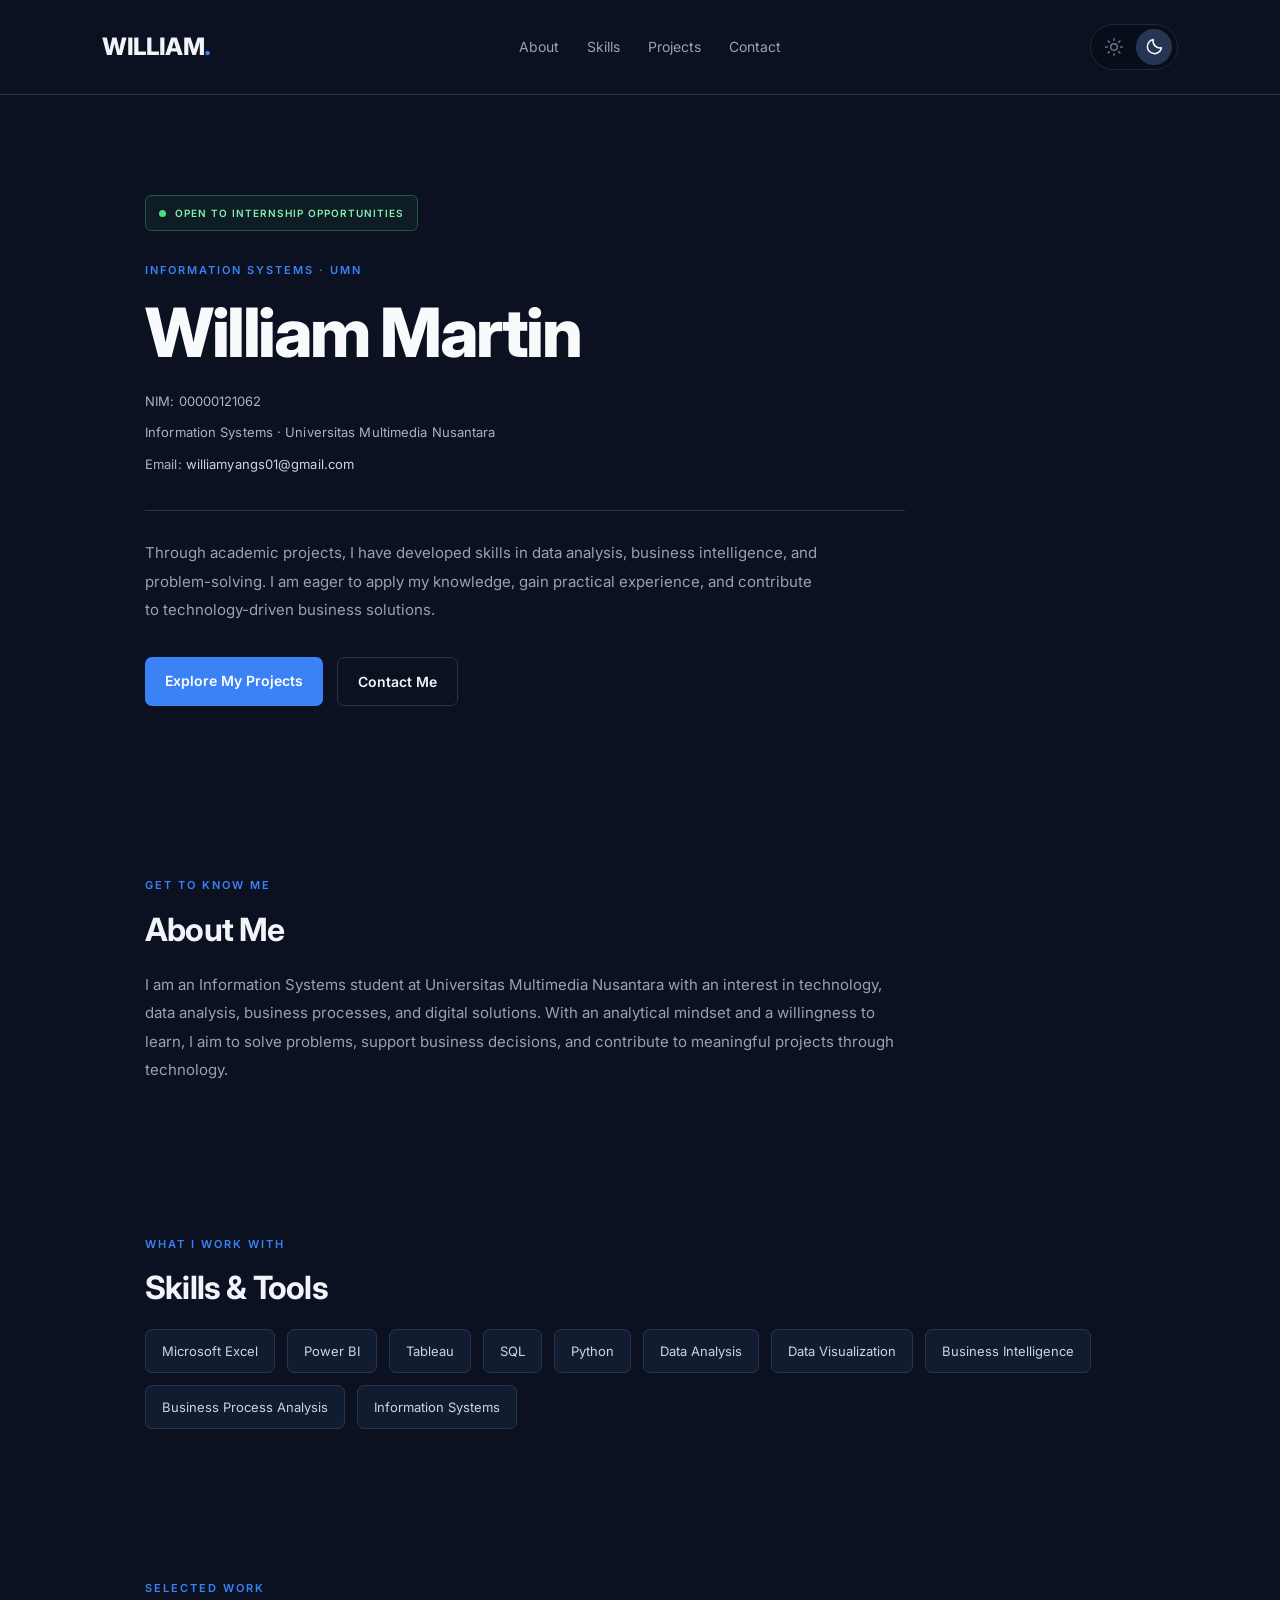
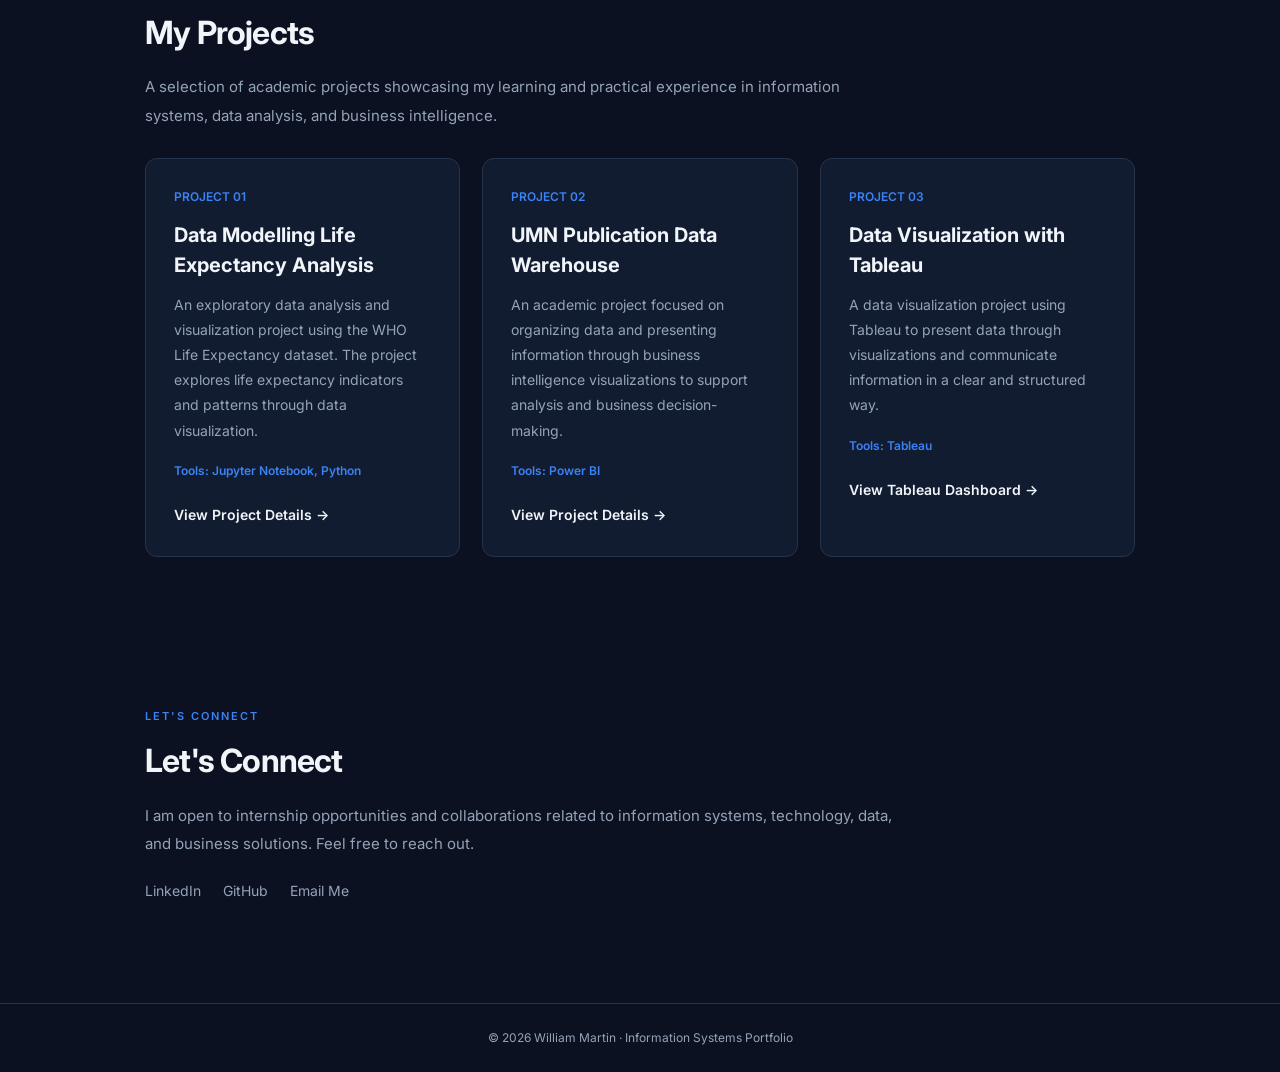
<file: index.html>
<!DOCTYPE html>
<html lang="en">
<head>
    <meta charset="UTF-8">
    <meta name="viewport" content="width=device-width, initial-scale=1.0">

    <meta name="description" content="William Martin's Information Systems Portfolio, featuring academic projects, technical skills, and business solutions.">

    <meta name="author" content="William Martin">

    <title>William Martin | Information Systems Portfolio</title>

    <link rel="stylesheet" href="style.css">
</head>

<body>

    <!-- Navigation -->
    <header class="navbar">
        <a href="#" class="logo">WILLIAM<span>.</span></a>

        <nav>
            <a href="#about">About</a>
            <a href="#skills">Skills</a>
            <a href="#projects">Projects</a>
            <a href="#contact">Contact</a>
        </nav>
        

<button class="theme-toggle" id="themeToggle" type="button" aria-label="Toggle color theme">

    <span class="theme-option theme-sun">
        <svg viewBox="0 0 24 24" aria-hidden="true">
            <circle cx="12" cy="12" r="4"/>
            <path d="M12 2v2m0 16v2M4.93 4.93l1.42 1.42m11.3 11.3 1.42 1.42M2 12h2m16 0h2M4.93 19.07l1.42-1.42m11.3-11.3 1.42-1.42"/>
        </svg>
    </span>

    <span class="theme-option theme-moon">
        <svg viewBox="0 0 24 24" aria-hidden="true">
            <path d="M20.9 13A8.5 8.5 0 0 1 11 3.1 8.5 8.5 0 1 0 20.9 13Z"/>
        </svg>
    </span>

</button>


    </header>


    <main>

       <!-- Hero Section -->
<section class="hero">



            <p class="availability">
                <span class="status-dot"></span>
                OPEN TO INTERNSHIP OPPORTUNITIES
            </p>

            <p class="eyebrow">
                INFORMATION SYSTEMS · UMN
            </p>

            <h1>William Martin</h1>

            <div class="profile-details">

                <p>NIM: 00000121062</p>

                <p>
                    Information Systems · Universitas Multimedia Nusantara
                </p>

                <p>
                    Email:
                    <a href="mailto:williamyangs01@gmail.com">
                        williamyangs01@gmail.com
                    </a>
                </p>

            </div>

            <div class="hero-intro">



                <p class="hero-description">
                    Through academic projects, I have developed skills in
                    data analysis, business intelligence, and problem-solving.
                    I am eager to apply my knowledge, gain practical experience,
                    and contribute to technology-driven business solutions.
                </p>

            </div>

            <div class="hero-buttons">

                <a href="#projects" class="button primary">
                    Explore My Projects
                </a>

                <a href="#contact" class="button secondary">
                    Contact Me
                </a>

            </div>
            



        </section>


        <!-- About Section -->
        <section id="about" class="section">

            <p class="eyebrow">GET TO KNOW ME</p>

            <h2>About Me</h2>

            <p>
                I am an Information Systems student at Universitas Multimedia
                Nusantara with an interest in technology, data analysis,
                business processes, and digital solutions. With an analytical
                mindset and a willingness to learn, I aim to solve problems,
                support business decisions, and contribute to meaningful
                projects through technology.
            </p>

        </section>


        <!-- Skills Section -->
        <section id="skills" class="section">

            <p class="eyebrow">WHAT I WORK WITH</p>

            <h2>Skills & Tools</h2>

            <div class="skills-list">
                <span>Microsoft Excel</span>
                <span>Power BI</span>
                <span>Tableau</span>
                <span>SQL</span>
                <span>Python</span>
                <span>Data Analysis</span>
                <span>Data Visualization</span>
                <span>Business Intelligence</span>
                <span>Business Process Analysis</span>
                <span>Information Systems</span>
            </div>

        </section>


       
<!-- Projects Section -->
<section id="projects" class="section">

    <p class="eyebrow">SELECTED WORK</p>

    <h2>My Projects</h2>

    <p class="section-description">
        A selection of academic projects showcasing my learning
        and practical experience in information systems,
        data analysis, and business intelligence.
    </p>

    <div class="project-grid">

        <!-- Project 1 -->
        <article class="project-card">

            <p class="project-number">PROJECT 01</p>

            <h3>Data Modelling Life Expectancy Analysis</h3>

            <p>
                An exploratory data analysis and visualization
                project using the WHO Life Expectancy dataset.
                The project explores life expectancy indicators
                and patterns through data visualization.
            </p>

            <p class="project-tools">
                Tools: Jupyter Notebook, Python
            </p>

            <a href="project-01.html" class="project-link">
                View Project Details →
            </a>

        </article>

        <!-- Project 2 -->
        <article class="project-card">

            <p class="project-number">PROJECT 02</p>

            <h3>UMN Publication Data Warehouse</h3>

            <p>
                An academic project focused on organizing data
                and presenting information through business
                intelligence visualizations to support analysis
                and business decision-making.
            </p>

            <p class="project-tools">
                Tools: Power BI
            </p>

            <a href="project-02.html" class="project-link">
                View Project Details →
            </a>

        </article>

        <!-- Project 3 -->
        <article class="project-card">

            <p class="project-number">PROJECT 03</p>

            <h3>Data Visualization with Tableau</h3>

            <p>
                A data visualization project using Tableau
                to present data through visualizations and
                communicate information in a clear and
                structured way.
            </p>

            <p class="project-tools">
                Tools: Tableau 
            </p>

            <a
                href="https://public.tableau.com/views/DataVisualization_17930969543930/Story1?:language=en-US&publish=yes&:sid=&:redirect=auth&:display_count=n&:origin=viz_share_link"
                target="_blank"
                rel="noopener noreferrer"
                class="project-link"

                
            >
                View Tableau Dashboard →
            </a>

        </article>

    </div>

</section>
        


        <!-- Contact Section -->
        <section id="contact" class="section contact-section">

            <p class="eyebrow">LET'S CONNECT</p>

            <h2>Let's Connect</h2>

            <p>
                I am open to internship opportunities and collaborations
                related to information systems, technology, data,
                and business solutions. Feel free to reach out.
            </p>

            <div class="contact-links">

                <a
                    href="https://www.linkedin.com/in/william-martin-ba0709324/"
                    target="_blank"
                    rel="noopener noreferrer"
                >
                    LinkedIn
                </a>

                <a href="https://github.com/williamyangs01-mart" target="_blank" rel="noopener noreferrer">
    GitHub
</a>    

               <a href="https://mail.google.com/mail/?view=cm&fs=1&to=williamyangs01@gmail.com"
   target="_blank"
   rel="noopener noreferrer">
    Email Me
</a>
            </div>

        </section>

    </main>


    <!-- Footer -->
    <footer>
        <p>
            © 2026 William Martin · Information Systems Portfolio
        </p>
    </footer>


    <!-- JavaScript -->
  <script src="script.js"></script>

</body>
</html>
</file>
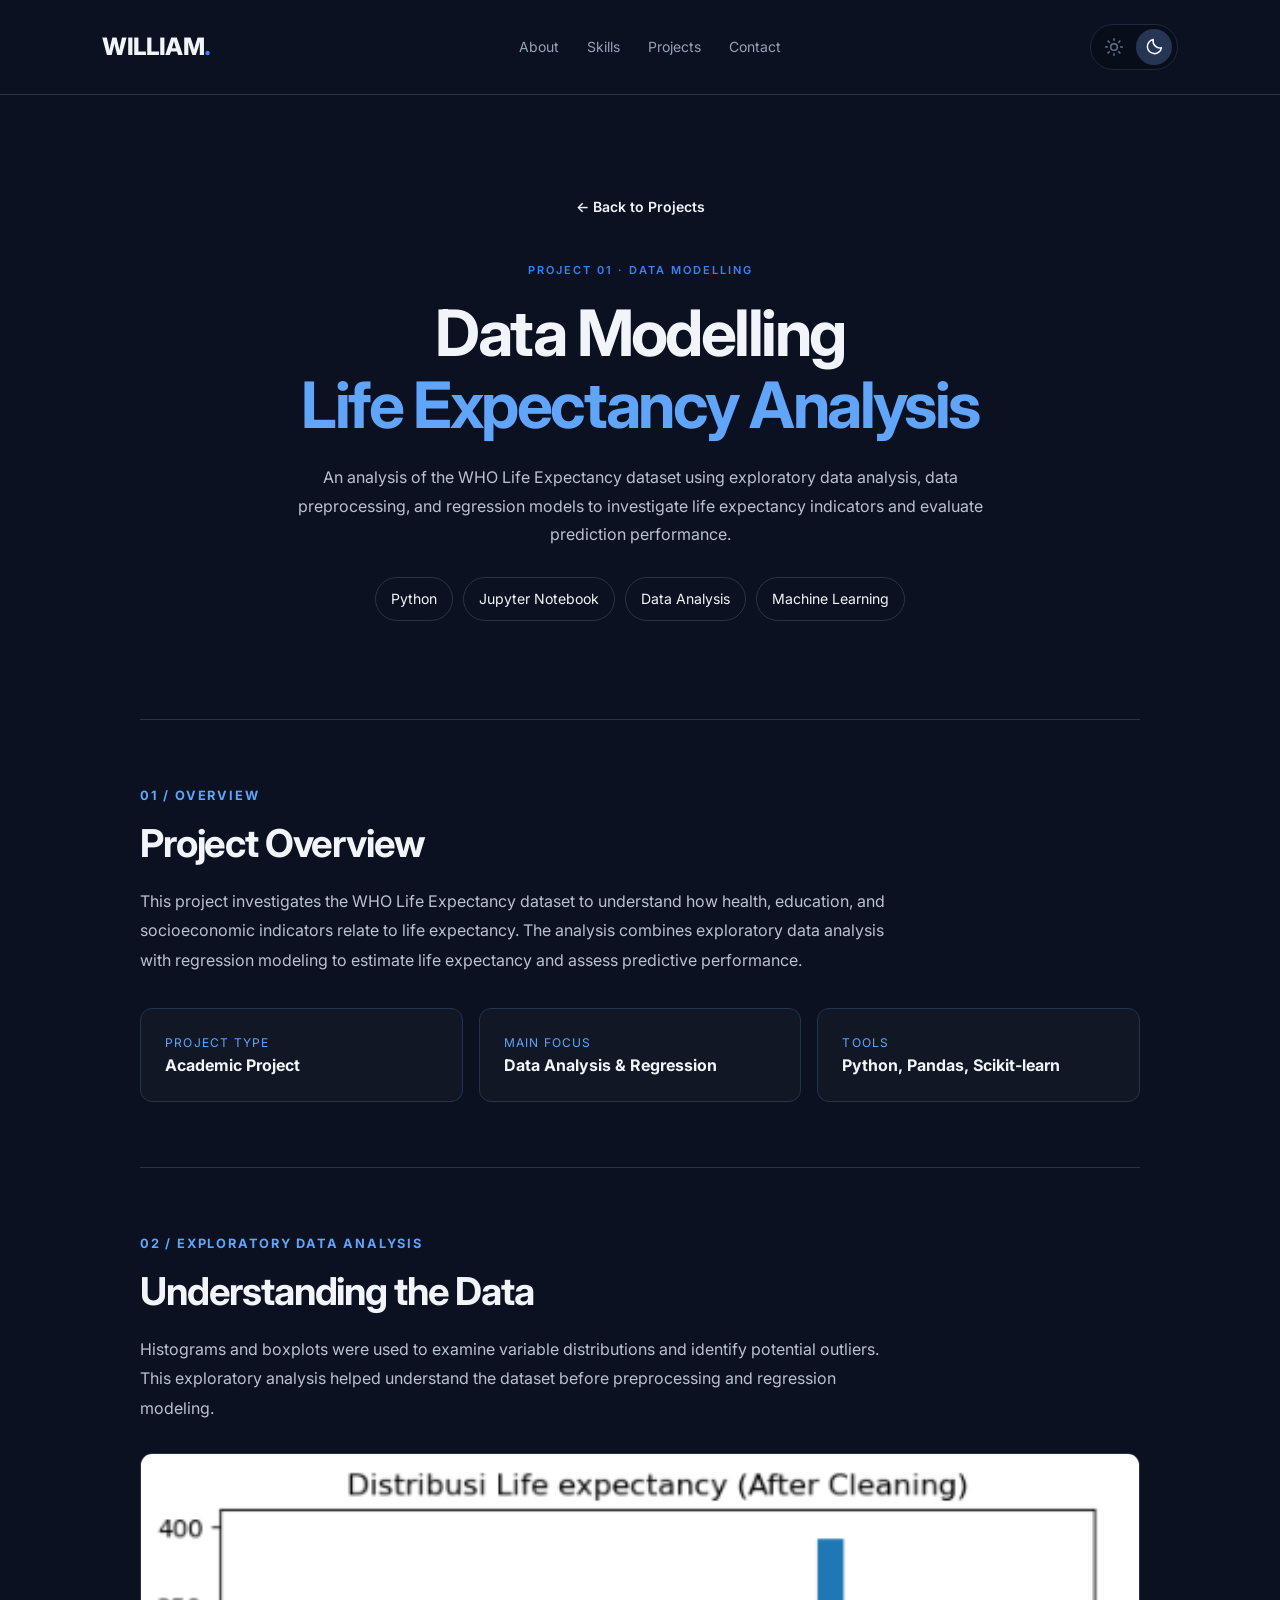
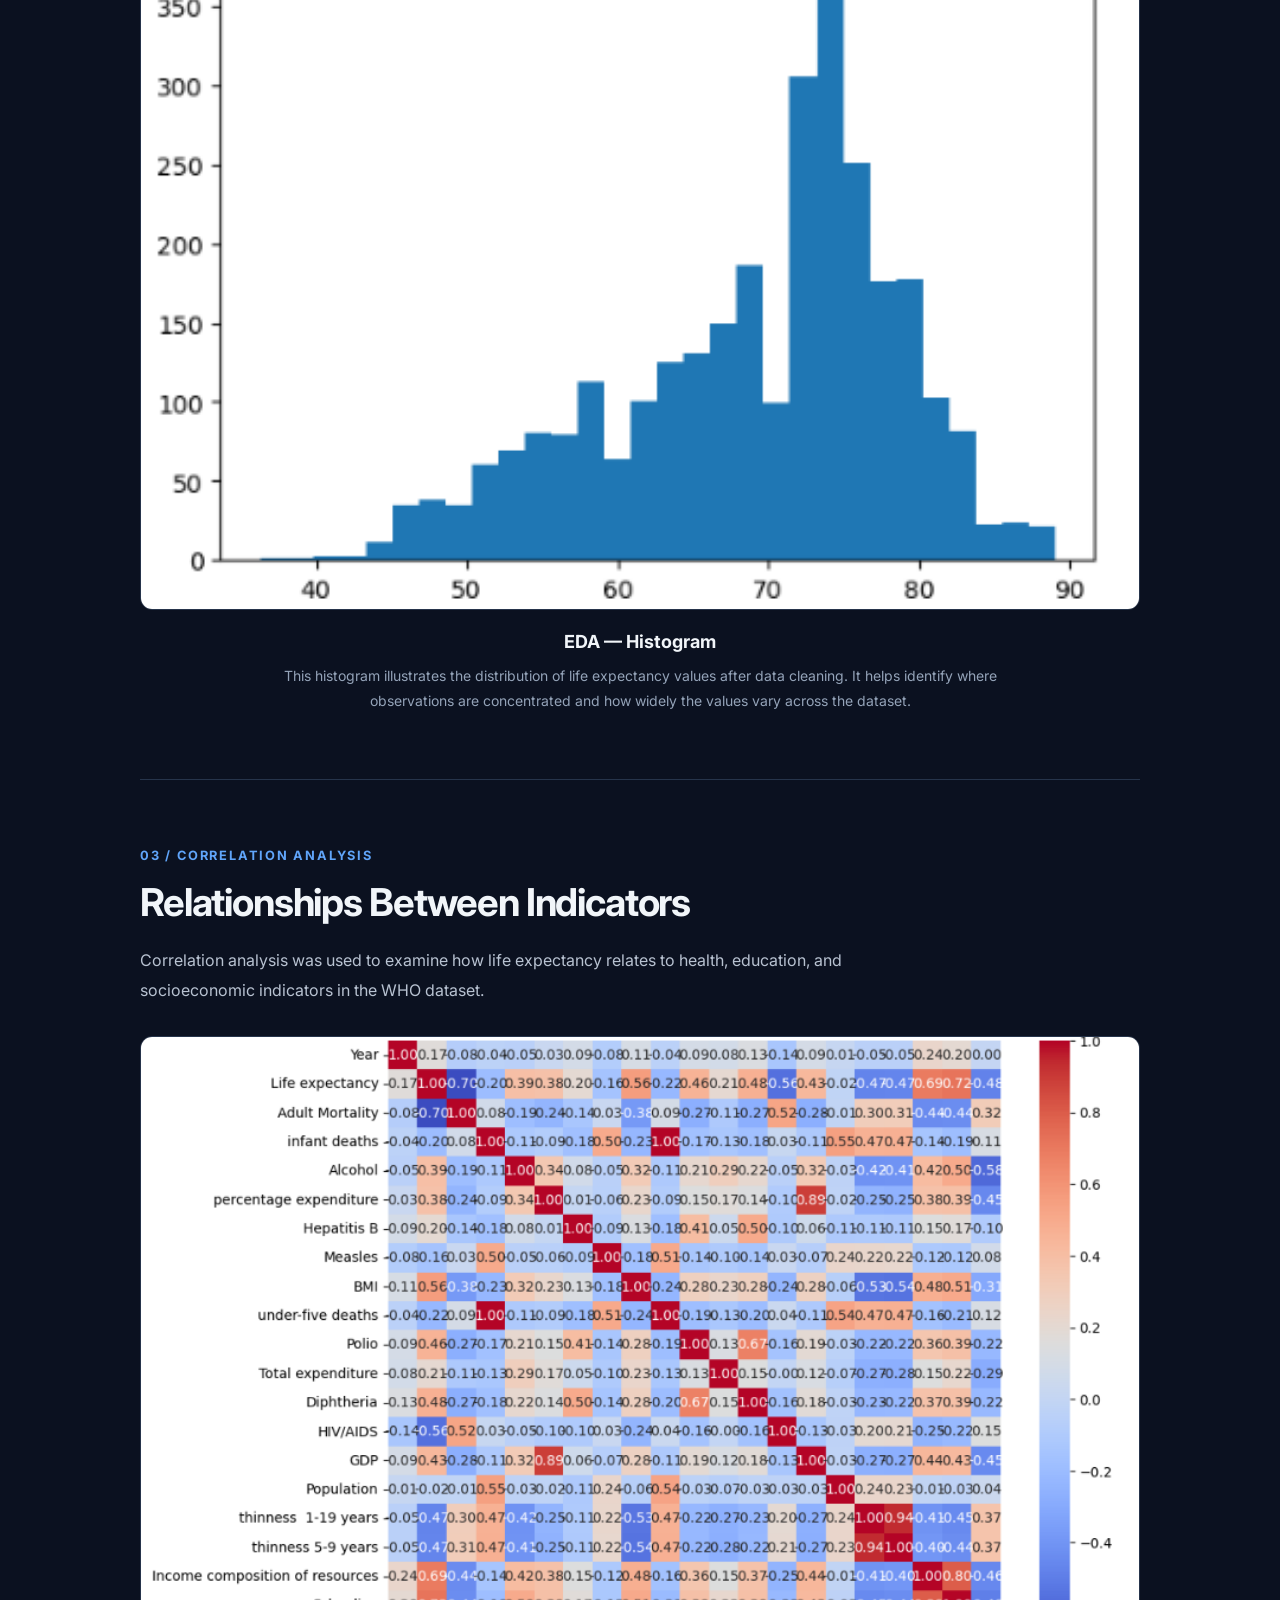
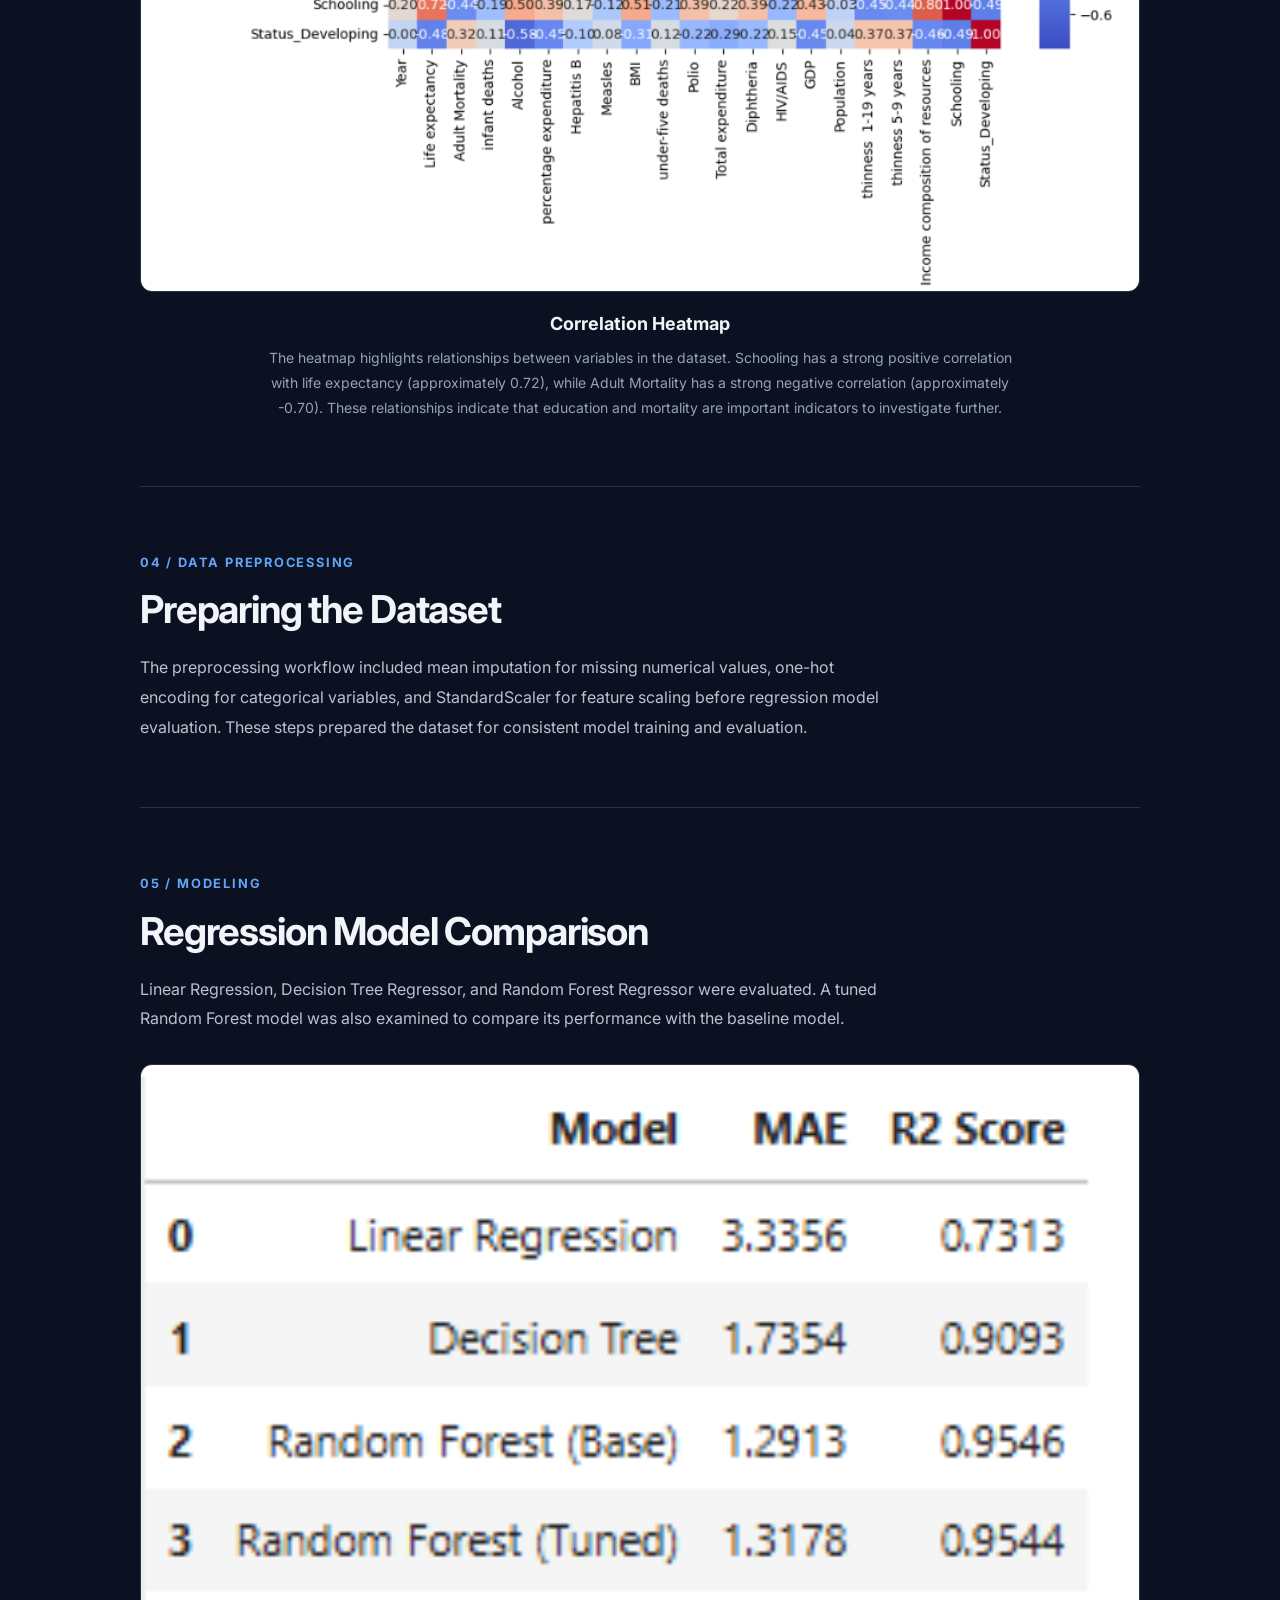
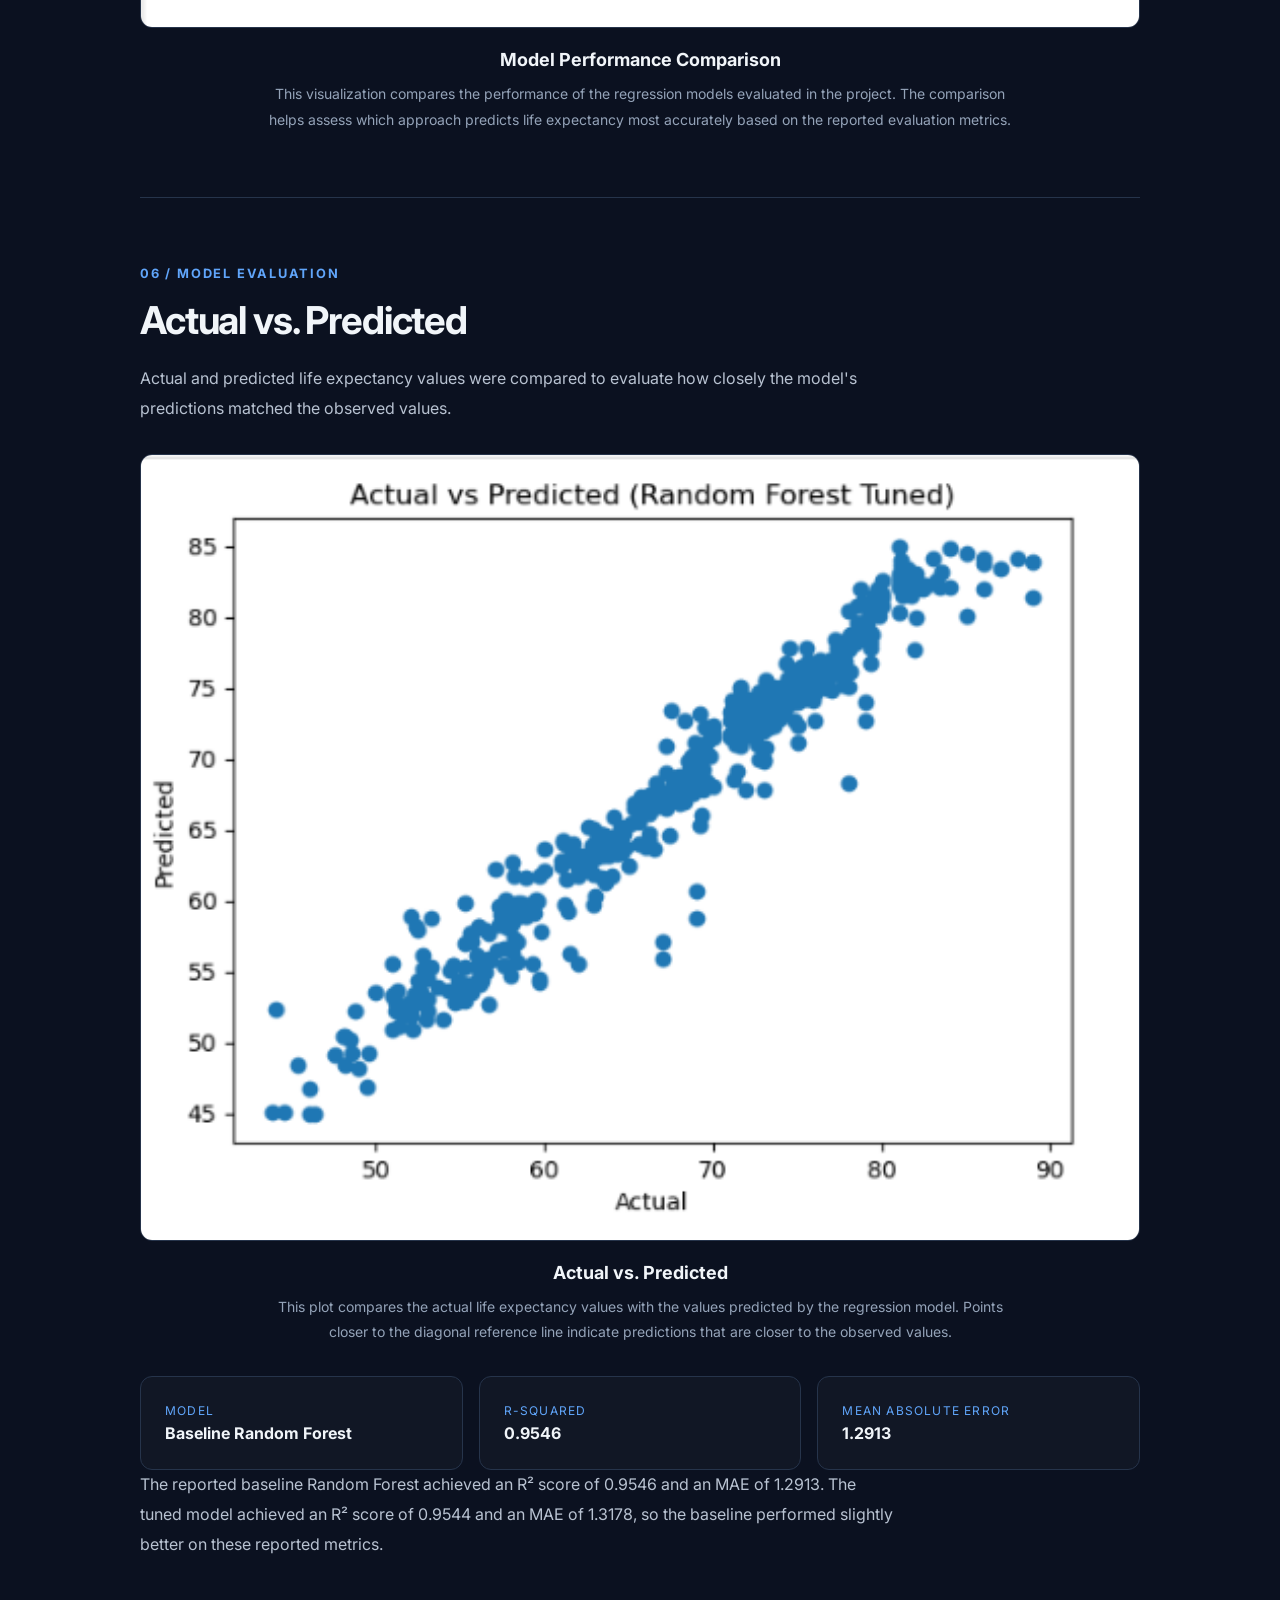
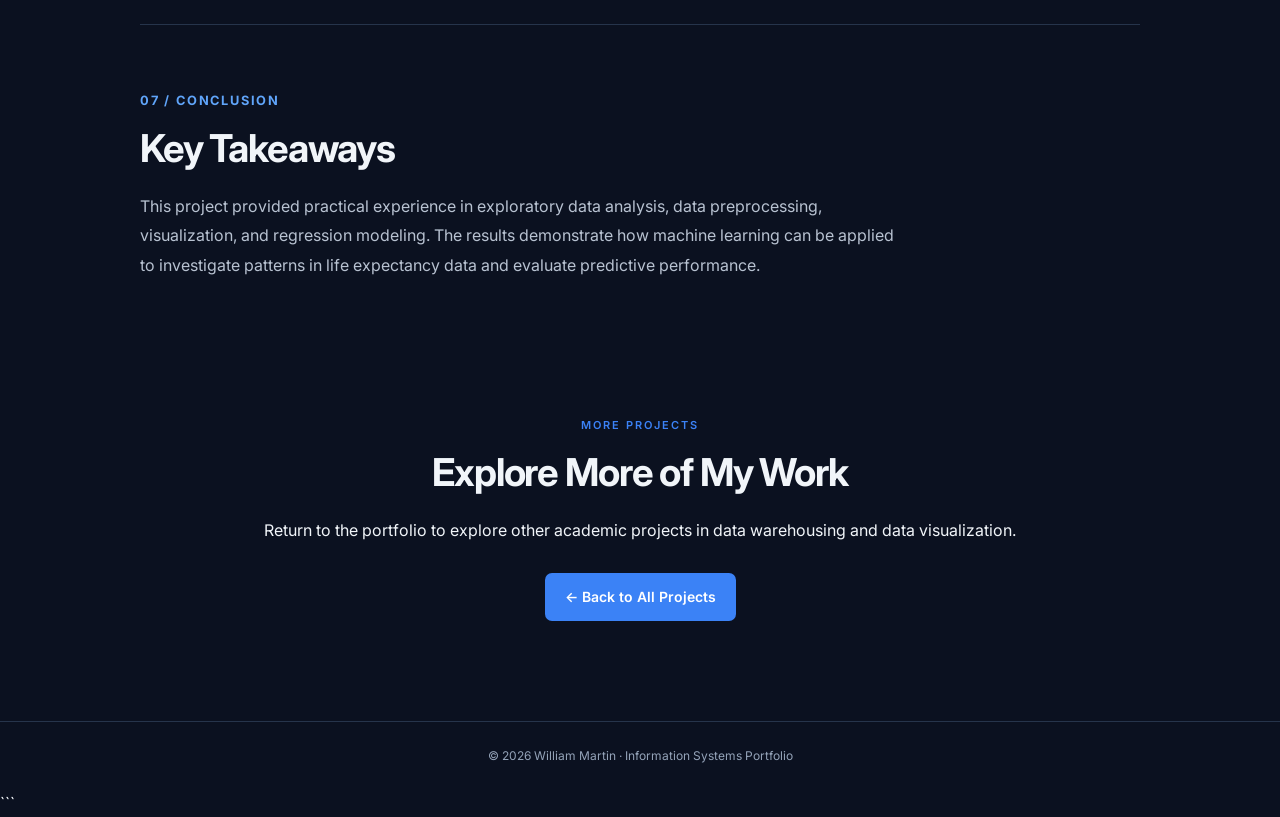
<file: project-01.html>
<!DOCTYPE html>
<html lang="en">
<head>
    <meta charset="UTF-8">
    <meta name="viewport" content="width=device-width, initial-scale=1.0">

    <meta name="description" content="Life Expectancy Analysis using WHO data, Python, exploratory data analysis, and regression modeling.">

    <meta name="author" content="William Martin">

    <title>Life Expectancy Analysis | William Martin</title>

    <link rel="stylesheet" href="style.css">
</head>

<body>

    <!-- Navigation: mengikuti halaman Data Warehouse -->
    <header class="navbar">
        <a href="index.html" class="logo">WILLIAM<span>.</span></a>

        <nav>
            <a href="index.html#about">About</a>
            <a href="index.html#skills">Skills</a>
            <a href="index.html#projects">Projects</a>
            <a href="index.html#contact">Contact</a>
        </nav>
        

<button class="theme-toggle" id="themeToggle" type="button" aria-label="Toggle color theme">

    <span class="theme-option theme-sun">
        <svg viewBox="0 0 24 24" aria-hidden="true">
            <circle cx="12" cy="12" r="4"/>
            <path d="M12 2v2m0 16v2M4.93 4.93l1.42 1.42m11.3 11.3 1.42 1.42M2 12h2m16 0h2M4.93 19.07l1.42-1.42m11.3-11.3 1.42-1.42"/>
        </svg>
    </span>

    <span class="theme-option theme-moon">
        <svg viewBox="0 0 24 24" aria-hidden="true">
            <path d="M20.9 13A8.5 8.5 0 0 1 11 3.1 8.5 8.5 0 1 0 20.9 13Z"/>
        </svg>
    </span>

</button>

    </header>

    <main>

        <!-- Project Header -->
        <section class="project-detail-hero">

            <a href="index.html#projects" class="project-link back-link">
                ← Back to Projects
            </a>

            <p class="eyebrow">PROJECT 01 · DATA MODELLING</p>

            <h1>
                Data Modelling
                <span>Life Expectancy Analysis</span>
            </h1>

            <p class="project-detail-lead">
                An analysis of the WHO Life Expectancy dataset using
                exploratory data analysis, data preprocessing, and
                regression models to investigate life expectancy
                indicators and evaluate prediction performance.
            </p>

            <div class="details-tags">
                <span>Python</span>
                <span>Jupyter Notebook</span>
                <span>Data Analysis</span>
                <span>Machine Learning</span>
            </div>

        </section>


        <!-- 01: Overview -->
        <section class="project-detail-section">

            <p class="details-number">01 / OVERVIEW</p>

            <h2>Project Overview</h2>

            <p>
                This project investigates the WHO Life Expectancy
                dataset to understand how health, education, and
                socioeconomic indicators relate to life expectancy.
                The analysis combines exploratory data analysis
                with regression modeling to estimate life expectancy
                and assess predictive performance.
            </p>

            <div class="project-info-grid">

                <div class="project-info-card">
                    <p class="info-label">PROJECT TYPE</p>
                    <h3>Academic Project</h3>
                </div>

                <div class="project-info-card">
                    <p class="info-label">MAIN FOCUS</p>
                    <h3>Data Analysis & Regression</h3>
                </div>

                <div class="project-info-card">
                    <p class="info-label">TOOLS</p>
                    <h3>Python, Pandas, Scikit-learn</h3>
                </div>

            </div>

        </section>


        <!-- 02: EDA -->
        <section class="project-detail-section">

            <p class="details-number">02 / EXPLORATORY DATA ANALYSIS</p>

            <h2>Understanding the Data</h2>

            <p>
                Histograms and boxplots were used to examine
                variable distributions and identify potential
                outliers. This exploratory analysis helped
                understand the dataset before preprocessing
                and regression modeling.
            </p>

            <figure class="project-figure">
                <img
                    src="Histogram.png"
                    alt="Histogram showing the distribution of life expectancy"
                    loading="lazy"
                >

                <figcaption>
                    <h3>EDA — Histogram</h3>
                    <p>
                        This histogram illustrates the distribution
                        of life expectancy values after data cleaning.
                        It helps identify where observations are
                        concentrated and how widely the values vary
                        across the dataset.
                    </p>
                </figcaption>
            </figure>

        </section>


        <!-- 03: Correlation Analysis -->
        <section class="project-detail-section">

            <p class="details-number">03 / CORRELATION ANALYSIS</p>

            <h2>Relationships Between Indicators</h2>

            <p>
                Correlation analysis was used to examine how
                life expectancy relates to health, education,
                and socioeconomic indicators in the WHO dataset.
            </p>

            <figure class="project-figure">
                <img
                    src="Correlation Heatmap.png"
                    alt="Correlation heatmap of life expectancy indicators"
                    loading="lazy"
                >

                <figcaption>
                    <h3>Correlation Heatmap</h3>
                    <p>
                        The heatmap highlights relationships between
                        variables in the dataset. Schooling has a
                        strong positive correlation with life
                        expectancy (approximately 0.72), while Adult
                        Mortality has a strong negative correlation
                        (approximately -0.70). These relationships
                        indicate that education and mortality are
                        important indicators to investigate further.
                    </p>
                </figcaption>
            </figure>

        </section>


        <!-- 04: Data Preprocessing -->
        <section class="project-detail-section">

            <p class="details-number">04 / DATA PREPROCESSING</p>

            <h2>Preparing the Dataset</h2>

            <p>
                The preprocessing workflow included mean imputation
                for missing numerical values, one-hot encoding for
                categorical variables, and StandardScaler for
                feature scaling before regression model evaluation.
                These steps prepared the dataset for consistent
                model training and evaluation.
            </p>

        </section>


        <!-- 05: Modeling -->
        <section class="project-detail-section">

            <p class="details-number">05 / MODELING</p>

            <h2>Regression Model Comparison</h2>

            <p>
                Linear Regression, Decision Tree Regressor, and
                Random Forest Regressor were evaluated. A tuned
                Random Forest model was also examined to compare
                its performance with the baseline model.
            </p>

            <figure class="project-figure">
                <img
                    src="Model Performance Comparison.png"
                    alt="Comparison of regression model performance"
                    loading="lazy"
                >

                <figcaption>
                    <h3>Model Performance Comparison</h3>
                    <p>
                        This visualization compares the performance
                        of the regression models evaluated in the
                        project. The comparison helps assess which
                        approach predicts life expectancy most
                        accurately based on the reported evaluation
                        metrics.
                    </p>
                </figcaption>
            </figure>

        </section>


        <!-- 06: Evaluation -->
        <section class="project-detail-section">

            <p class="details-number">06 / MODEL EVALUATION</p>

            <h2>Actual vs. Predicted</h2>

            <p>
                Actual and predicted life expectancy values were
                compared to evaluate how closely the model's
                predictions matched the observed values.
            </p>

            <figure class="project-figure">
                <img
                    src="Actual vs. Predicted.png"
                    alt="Actual versus predicted life expectancy values"
                    loading="lazy"
                >

                <figcaption>
                    <h3>Actual vs. Predicted</h3>
                    <p>
                        This plot compares the actual life expectancy
                        values with the values predicted by the
                        regression model. Points closer to the
                        diagonal reference line indicate predictions
                        that are closer to the observed values.
                    </p>
                </figcaption>
            </figure>

            <div class="project-info-grid">

                <div class="project-info-card">
                    <p class="info-label">MODEL</p>
                    <h3>Baseline Random Forest</h3>
                </div>

                <div class="project-info-card">
                    <p class="info-label">R-SQUARED</p>
                    <h3>0.9546</h3>
                </div>

                <div class="project-info-card">
                    <p class="info-label">MEAN ABSOLUTE ERROR</p>
                    <h3>1.2913</h3>
                </div>

            </div>

            <p>
                The reported baseline Random Forest achieved an
                R² score of 0.9546 and an MAE of 1.2913. The tuned
                model achieved an R² score of 0.9544 and an MAE
                of 1.3178, so the baseline performed slightly
                better on these reported metrics.
            </p>

        </section>


        <!-- 07: Conclusion -->
        <section class="project-detail-section">

            <p class="details-number">07 / CONCLUSION</p>

            <h2>Key Takeaways</h2>

            <p>
                This project provided practical experience in
                exploratory data analysis, data preprocessing,
                visualization, and regression modeling. The results
                demonstrate how machine learning can be applied
                to investigate patterns in life expectancy data
                and evaluate predictive performance.
            </p>

        </section>


        <!-- Back to Projects -->
        <section class="project-detail-footer">

            <p class="eyebrow">MORE PROJECTS</p>

            <h2>Explore More of My Work</h2>

            <p>
                Return to the portfolio to explore other academic
                projects in data warehousing and data visualization.
            </p>

            <a href="index.html#projects" class="button primary">
                ← Back to All Projects
            </a>

        </section>

    </main>

    <!-- Footer -->
    <footer>
        <p>
            © 2026 William Martin · Information Systems Portfolio
        </p>
    </footer>
 <script src="script.js"></script>
</body>
</html>
```
</file>
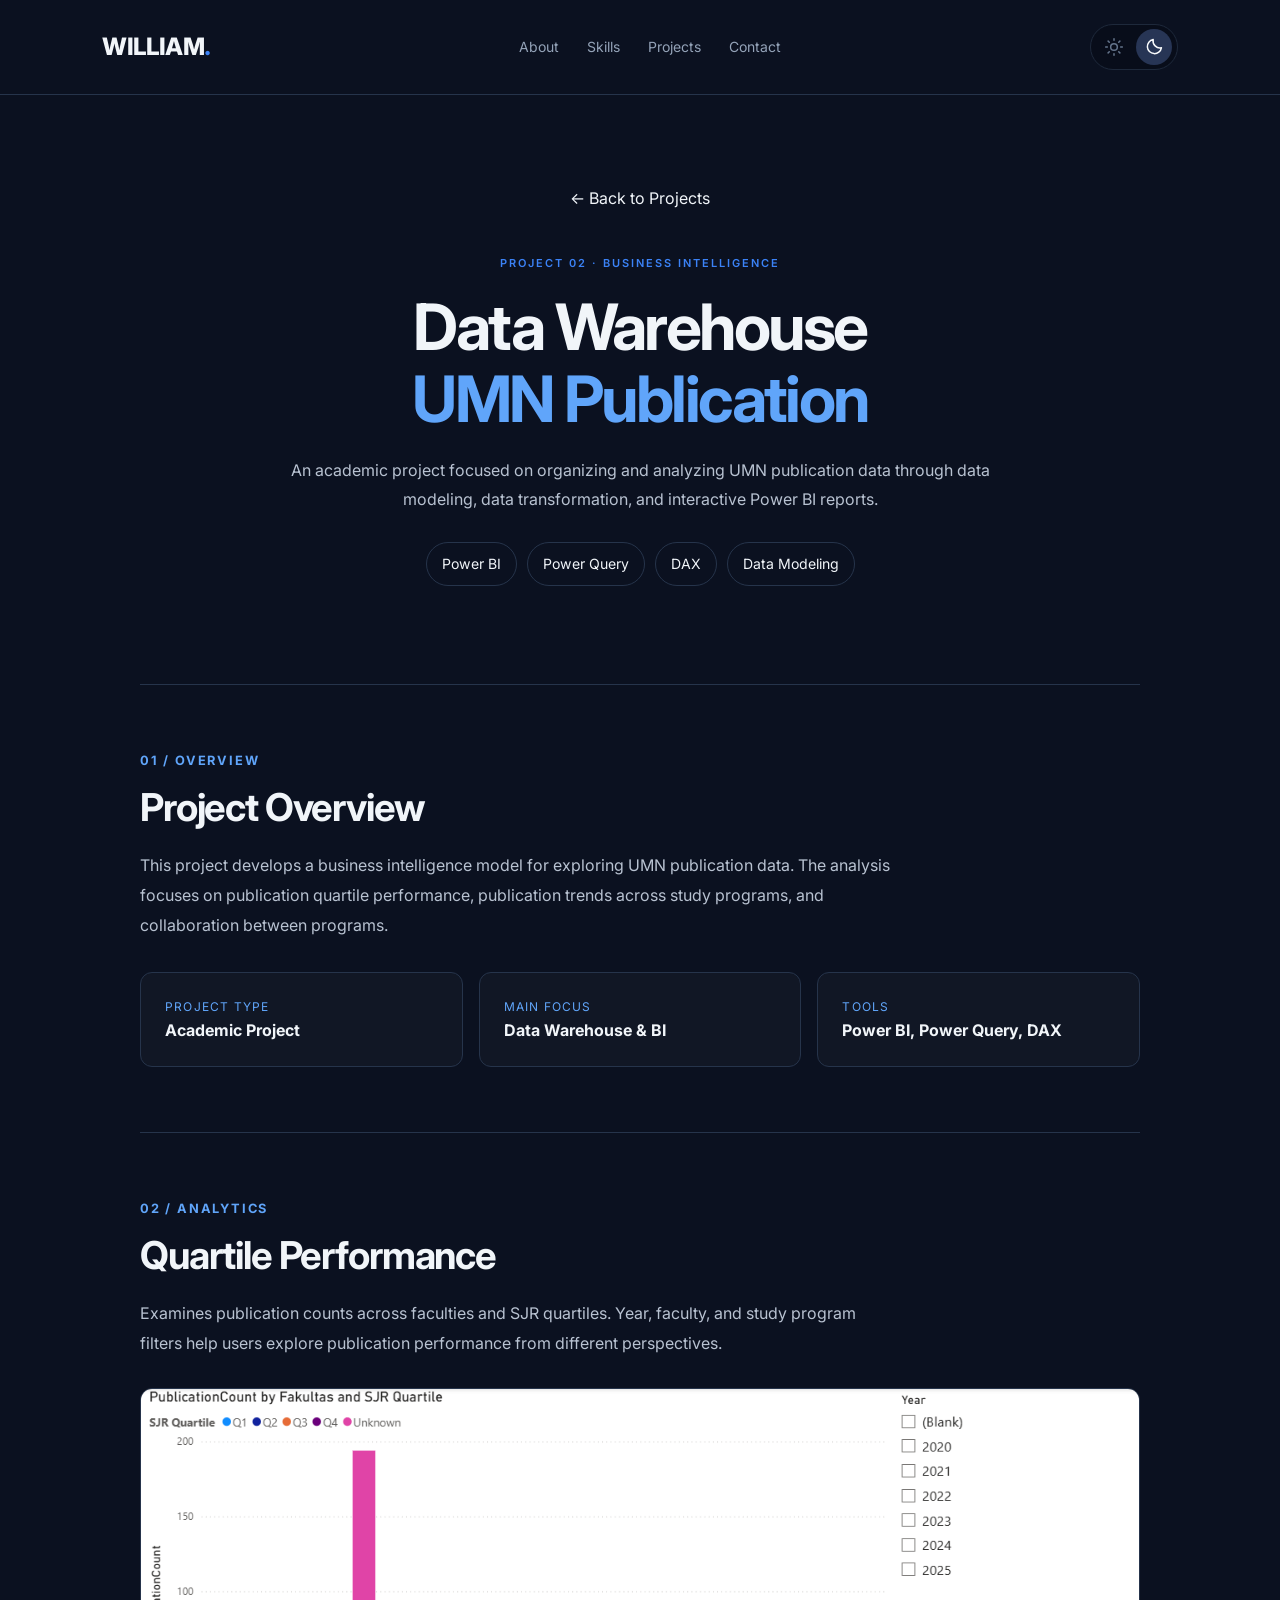
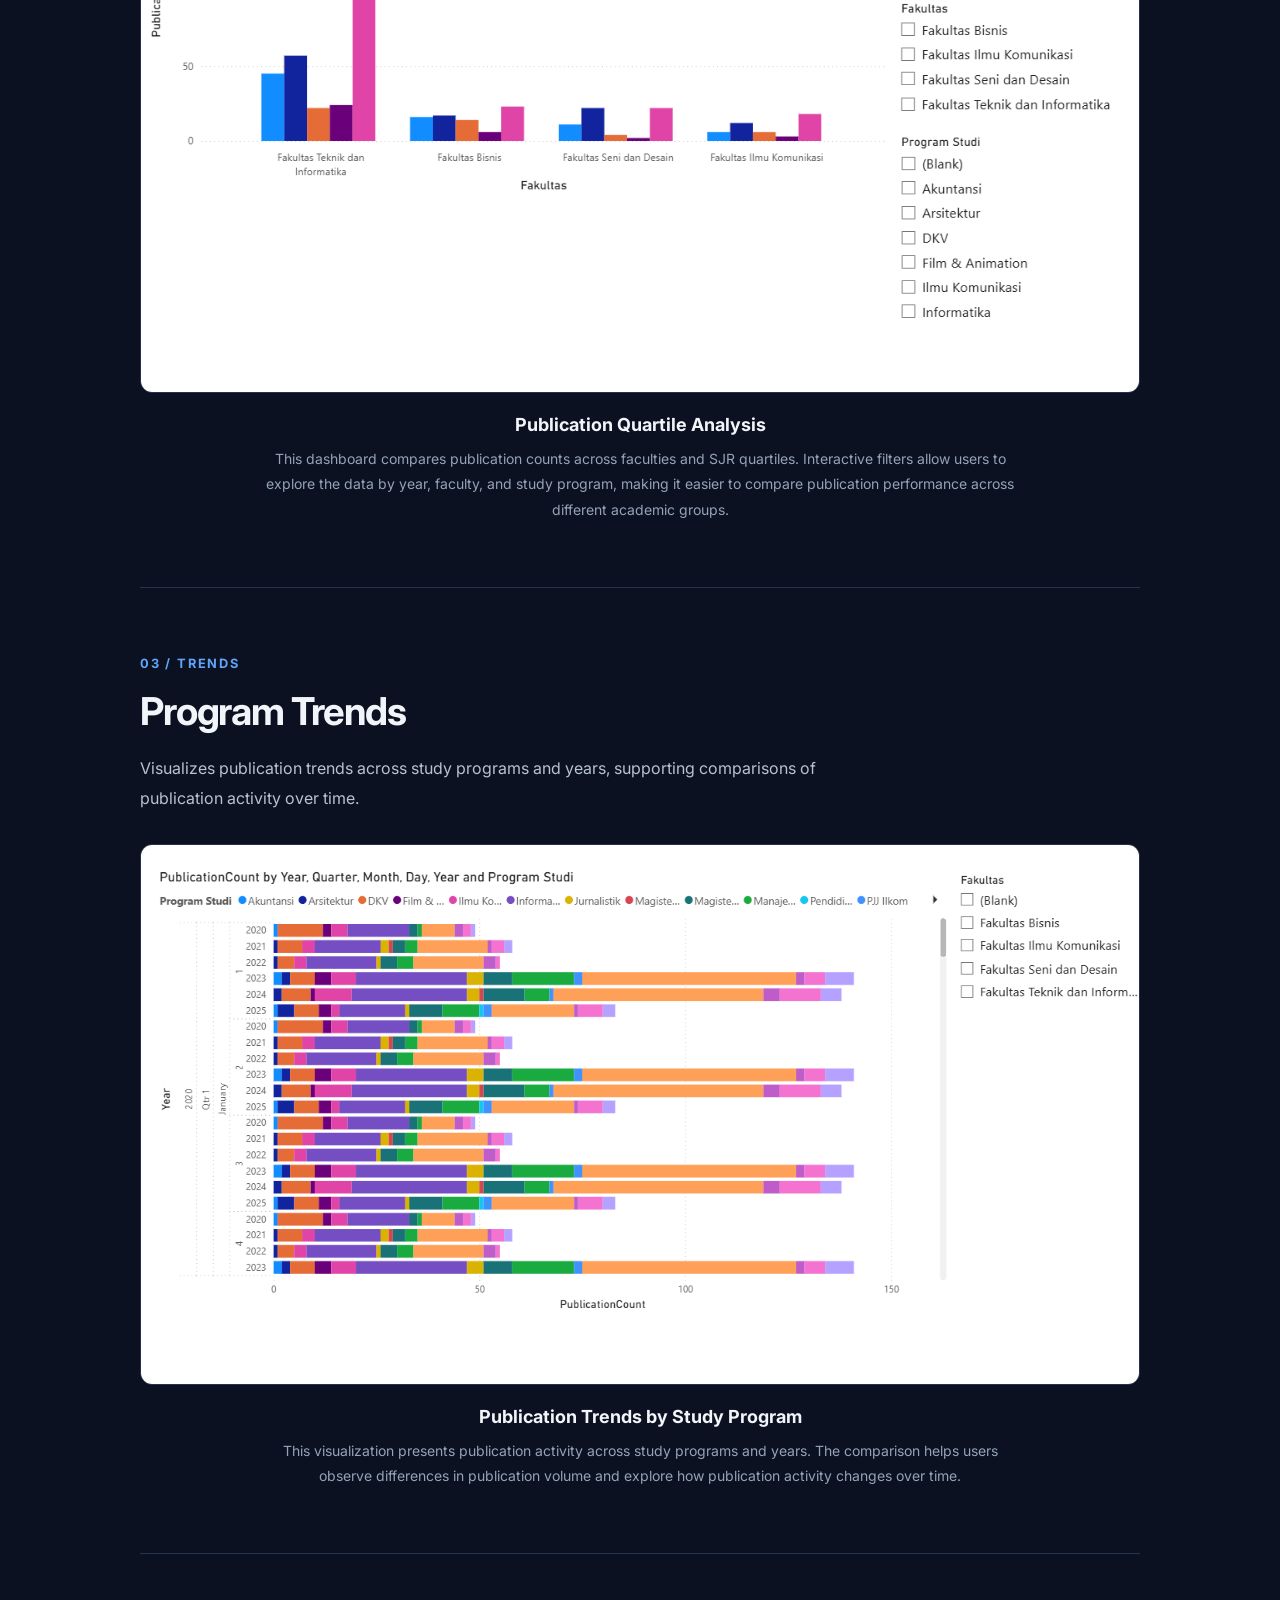
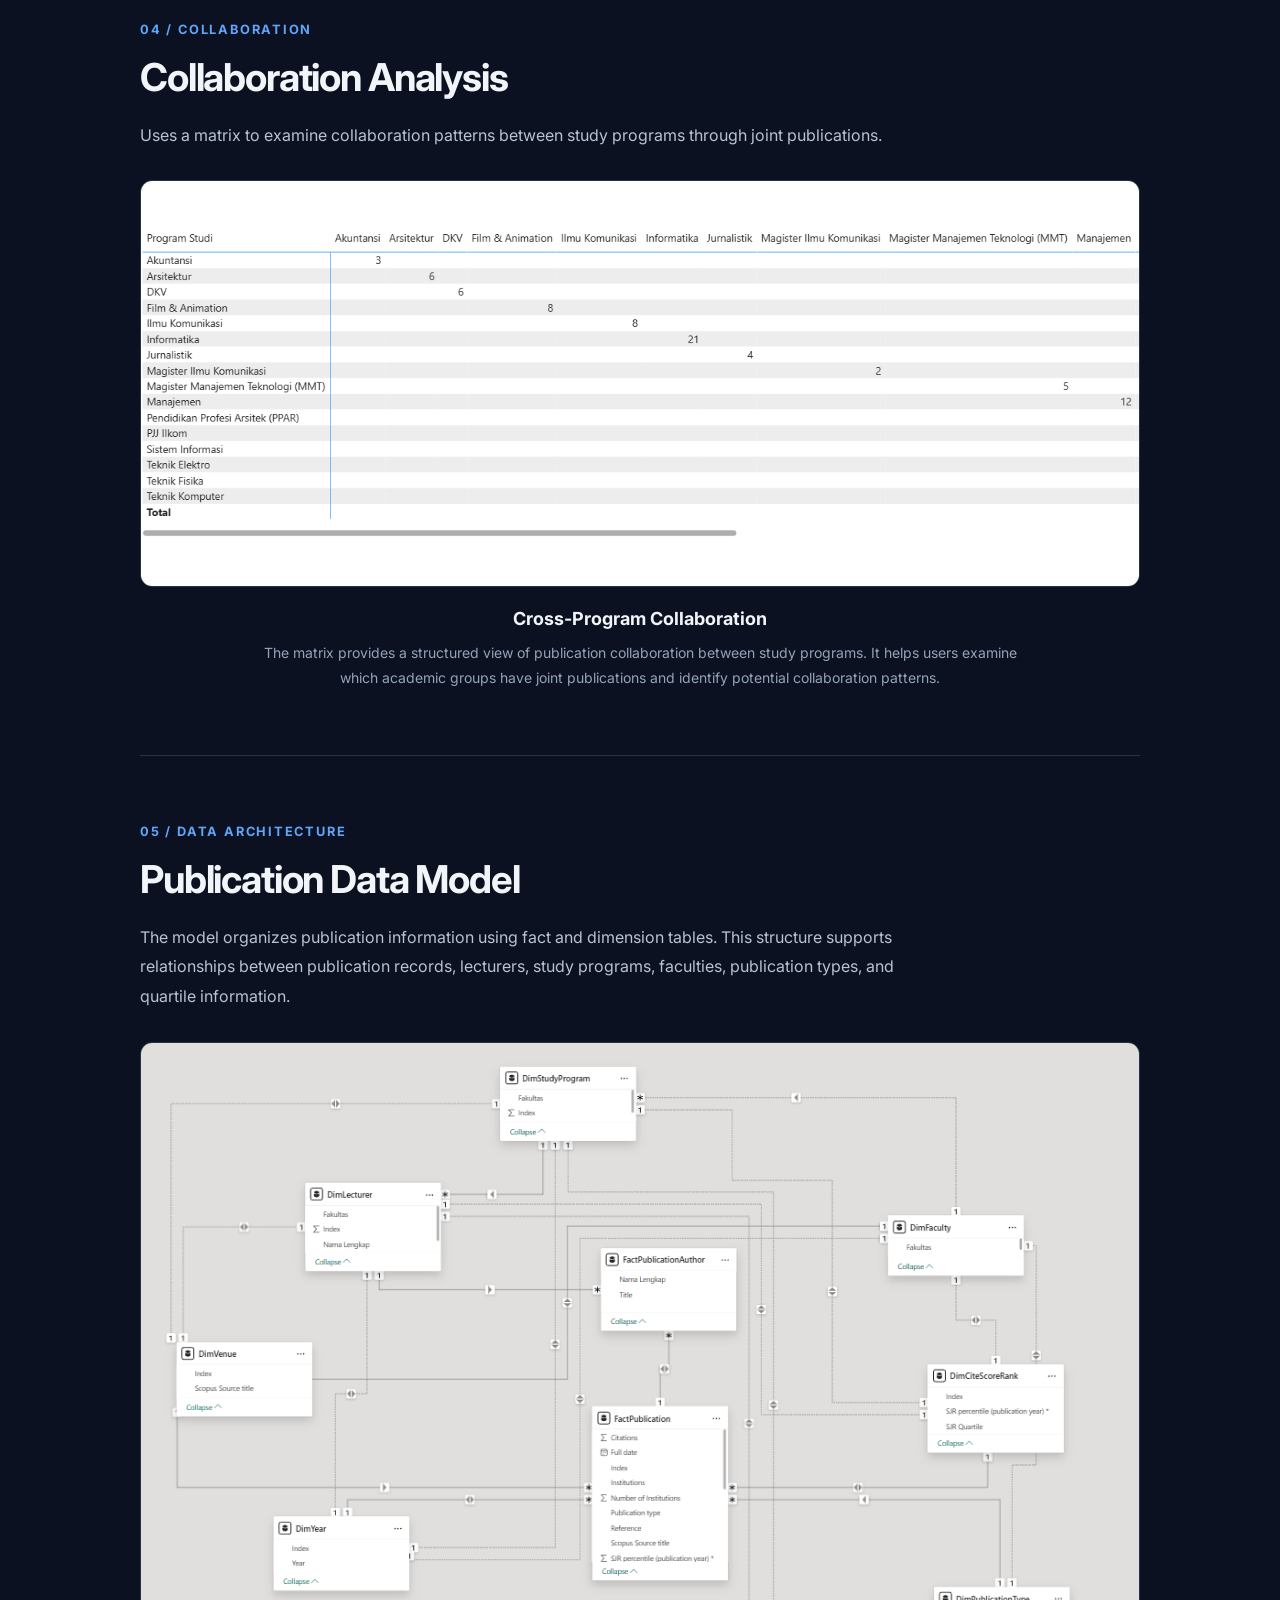
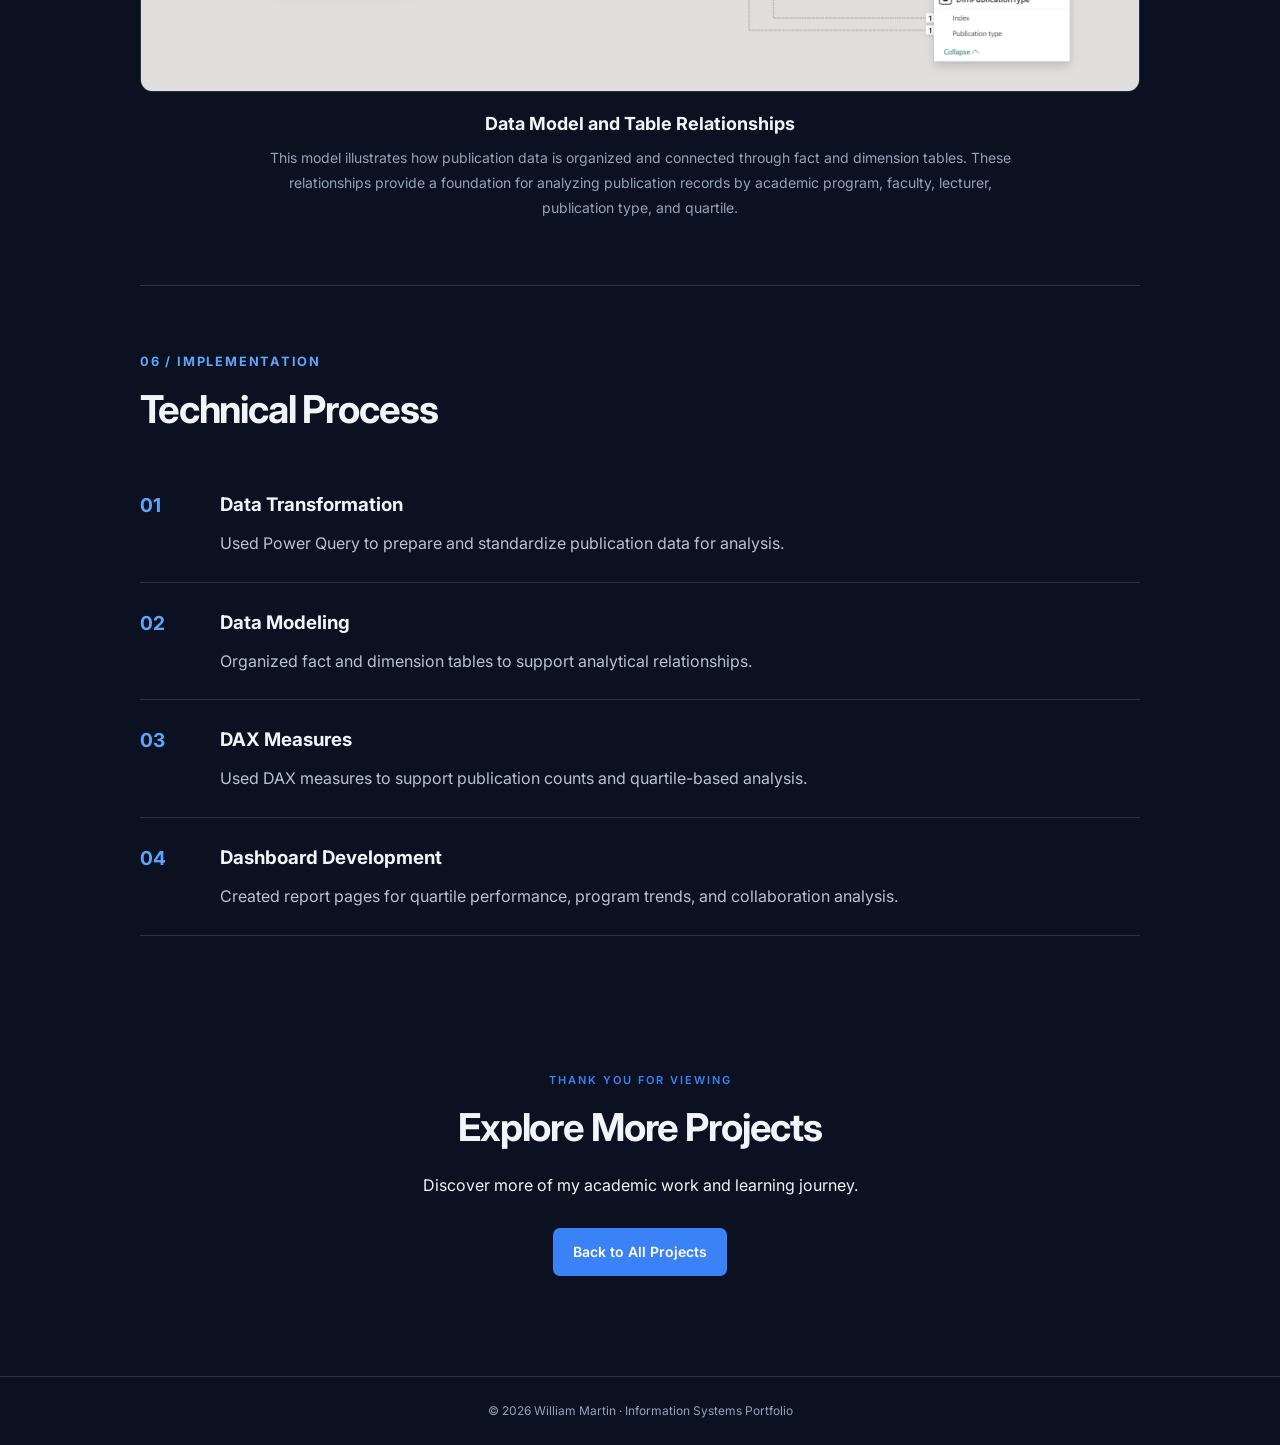
<file: project-02.html>
<!DOCTYPE html>
<html lang="en">
<head>
    <meta charset="UTF-8">
    <meta name="viewport" content="width=device-width, initial-scale=1.0">

    <meta name="description" content="UMN Publication Data Warehouse.">

    <meta name="author" content="William Martin">

    <title>UMN Publication BI Project | William Martin</title>

    <link rel="stylesheet" href="style.css">
</head>

<body>

    <header class="navbar">
        <a href="index.html" class="logo">WILLIAM<span>.</span></a>

        <nav>
            <a href="index.html#about">About</a>
            <a href="index.html#skills">Skills</a>
            <a href="index.html#projects">Projects</a>
            <a href="index.html#contact">Contact</a>
        </nav>
        

<button class="theme-toggle" id="themeToggle" type="button" aria-label="Toggle color theme">

    <span class="theme-option theme-sun">
        <svg viewBox="0 0 24 24" aria-hidden="true">
            <circle cx="12" cy="12" r="4"/>
            <path d="M12 2v2m0 16v2M4.93 4.93l1.42 1.42m11.3 11.3 1.42 1.42M2 12h2m16 0h2M4.93 19.07l1.42-1.42m11.3-11.3 1.42-1.42"/>
        </svg>
    </span>

    <span class="theme-option theme-moon">
        <svg viewBox="0 0 24 24" aria-hidden="true">
            <path d="M20.9 13A8.5 8.5 0 0 1 11 3.1 8.5 8.5 0 1 0 20.9 13Z"/>
        </svg>
    </span>

</button>


    </header>

    <main>

        <!-- Project Introduction -->
        <section class="project-detail-hero">

            <a href="index.html#projects" class="back-link">
                ← Back to Projects
            </a>

            <p class="eyebrow">PROJECT 02 · BUSINESS INTELLIGENCE</p>

            <h1>
                Data Warehouse
                <span>UMN Publication</span>
            </h1>

            <p class="project-detail-lead">
                An academic project focused on organizing and analyzing
                UMN publication data through data modeling, data
                transformation, and interactive Power BI reports.
            </p>

            <div class="details-tags">
                <span>Power BI</span>
                <span>Power Query</span>
                <span>DAX</span>
                <span>Data Modeling</span>
            </div>

        </section>


        <!-- Project Overview -->
        <section class="project-detail-section">

            <p class="details-number">01 / OVERVIEW</p>

            <h2>Project Overview</h2>

            <p>
                This project develops a business intelligence model
                for exploring UMN publication data. The analysis focuses
                on publication quartile performance, publication trends
                across study programs, and collaboration between programs.
            </p>

            <div class="project-info-grid">

                <div class="project-info-card">
                    <p class="info-label">PROJECT TYPE</p>
                    <h3>Academic Project</h3>
                </div>

                <div class="project-info-card">
                    <p class="info-label">MAIN FOCUS</p>
                    <h3>Data Warehouse &amp; BI</h3>
                </div>

                <div class="project-info-card">
                    <p class="info-label">TOOLS</p>
                    <h3>Power BI, Power Query, DAX</h3>
                </div>

            </div>

        </section>


        <!-- Dashboard 1 -->
        <section class="project-detail-section">

            <p class="details-number">02 / ANALYTICS</p>

            <h2>Quartile Performance</h2>

            <p>
                Examines publication counts across faculties and SJR
                quartiles. Year, faculty, and study program filters
                help users explore publication performance from
                different perspectives.
            </p>

            <figure class="project-figure">
                <img
                    src="powerbi-quartile.png"
                    alt="Quartile Performance dashboard in Power BI"
                    loading="lazy"
                >

                <figcaption>
                    <h3>Publication Quartile Analysis</h3>
                    <p>
                        This dashboard compares publication counts
                        across faculties and SJR quartiles. Interactive
                        filters allow users to explore the data by year,
                        faculty, and study program, making it easier
                        to compare publication performance across
                        different academic groups.
                    </p>
                </figcaption>
            </figure>

        </section>


        <!-- Dashboard 2 -->
        <section class="project-detail-section">

            <p class="details-number">03 / TRENDS</p>

            <h2>Program Trends</h2>

            <p>
                Visualizes publication trends across study programs
                and years, supporting comparisons of publication
                activity over time.
            </p>

            <figure class="project-figure">
                <img
                    src="powerbi-trends.png"
                    alt="Program Trends dashboard in Power BI"
                    loading="lazy"
                >

                <figcaption>
                    <h3>Publication Trends by Study Program</h3>
                    <p>
                        This visualization presents publication activity
                        across study programs and years. The comparison
                        helps users observe differences in publication
                        volume and explore how publication activity
                        changes over time.
                    </p>
                </figcaption>
            </figure>

        </section>


        <!-- Dashboard 3 -->
        <section class="project-detail-section">

            <p class="details-number">04 / COLLABORATION</p>

            <h2>Collaboration Analysis</h2>

            <p>
                Uses a matrix to examine collaboration patterns
                between study programs through joint publications.
            </p>

            <figure class="project-figure">
                <img
                    src="powerbi-collaboration.png"
                    alt="Collaboration Analysis matrix in Power BI"
                    loading="lazy"
                >

                <figcaption>
                    <h3>Cross-Program Collaboration</h3>
                    <p>
                        The matrix provides a structured view of
                        publication collaboration between study
                        programs. It helps users examine which
                        academic groups have joint publications
                        and identify potential collaboration patterns.
                    </p>
                </figcaption>
            </figure>

        </section>


        <!-- Data Model -->
        <section class="project-detail-section">

            <p class="details-number">05 / DATA ARCHITECTURE</p>

            <h2>Publication Data Model</h2>

            <p>
                The model organizes publication information using
                fact and dimension tables. This structure supports
                relationships between publication records, lecturers,
                study programs, faculties, publication types, and
                quartile information.
            </p>

            <figure class="project-figure">
                <img
                    src="powerbi-data-model.png"
                    alt="Power BI publication data model and table relationships"
                    loading="lazy"
                >

                <figcaption>
                    <h3>Data Model and Table Relationships</h3>
                    <p>
                        This model illustrates how publication data
                        is organized and connected through fact and
                        dimension tables. These relationships provide
                        a foundation for analyzing publication records
                        by academic program, faculty, lecturer,
                        publication type, and quartile.
                    </p>
                </figcaption>
            </figure>

        </section>


        <!-- Technical Process -->
        <section class="project-detail-section">

            <p class="details-number">06 / IMPLEMENTATION</p>

            <h2>Technical Process</h2>

            <div class="process-list">

                <article class="process-item">
                    <span>01</span>
                    <div>
                        <h3>Data Transformation</h3>
                        <p>
                            Used Power Query to prepare and standardize
                            publication data for analysis.
                        </p>
                    </div>
                </article>

                <article class="process-item">
                    <span>02</span>
                    <div>
                        <h3>Data Modeling</h3>
                        <p>
                            Organized fact and dimension tables to
                            support analytical relationships.
                        </p>
                    </div>
                </article>

                <article class="process-item">
                    <span>03</span>
                    <div>
                        <h3>DAX Measures</h3>
                        <p>
                            Used DAX measures to support publication
                            counts and quartile-based analysis.
                        </p>
                    </div>
                </article>

                <article class="process-item">
                    <span>04</span>
                    <div>
                        <h3>Dashboard Development</h3>
                        <p>
                            Created report pages for quartile performance,
                            program trends, and collaboration analysis.
                        </p>
                    </div>
                </article>

            </div>

        </section>


        <!-- Back to Portfolio -->
        <section class="project-detail-footer">

            <p class="eyebrow">THANK YOU FOR VIEWING</p>

            <h2>Explore More Projects</h2>

            <p>
                Discover more of my academic work and learning journey.
            </p>

            <a href="index.html#projects" class="button primary">
                Back to All Projects
            </a>

        </section>

    </main>

    <footer>
        <p>© 2026 William Martin · Information Systems Portfolio</p>
    </footer>

    <script src="script.js"></script>

</body>
</html>
</file>
<file: style.css>
@import url('https://fonts.googleapis.com/css2?family=Inter:wght@400;500;600;700;800&display=swap');

/* =========================
   COLOR VARIABLES
========================= */

:root {
    --bg: #0B1120;
    --surface: #121C30;
    --text: #F1F5F9;
    --muted: #94A3B8;
    --accent: #3B82F6;
    --border: #26344B;
}

body[data-theme="light"] {
    --bg: #F5F7FB;
    --surface: #FFFFFF;
    --text: #0F172A;
    --muted: #64748B;
    --accent: #2563EB;
    --border: #DCE3EE;
}


/* =========================
   RESET & GLOBAL
========================= */
* {
    margin: 0;
    padding: 0;
    box-sizing: border-box;
    scroll-behavior: smooth;
}

body {
    font-family: 'Inter', sans-serif;
    background: var(--bg);
    color: var(--text);
    line-height: 1.7;
    -webkit-font-smoothing: antialiased;
}

a {
    color: inherit;
    text-decoration: none;
}

/* =========================
   NAVIGATION
========================= */
.navbar {
    display: flex;
    justify-content: space-between;
    align-items: center;
    padding: 24px 8%;
    border-bottom: 1px solid var(--border);
}

.logo {
    font-size: 24px;
    font-weight: 800;
    letter-spacing: -0.8px;
}

.logo span {
    color: var(--accent);
}

nav {
    display: flex;
    gap: 28px;
}

nav a,
.contact-links a {
    color: var(--muted);
    font-size: 14px;
    transition: color 0.2s ease;
}

nav a:hover,
.contact-links a:hover {
    color: var(--accent);
}

/* =========================
   HERO SECTION
========================= */
.hero {
    max-width: 1050px;
    margin: auto;
    padding: 100px 30px 95px;
}

.eyebrow {
    color: var(--accent);
    font-size: 11px;
    font-weight: 600;
    letter-spacing: 2px;
    line-height: 1.7;
    margin-bottom: 14px;
}

/* Internship availability label */
.availability {
    display: inline-flex;
    align-items: center;
    gap: 9px;
    width: fit-content;
    max-width: 100%;
    padding: 9px 13px;
    margin-bottom: 30px;
    border: 1px solid #285542;
    border-radius: 6px;
    background: rgba(34, 110, 74, 0.12);
    color: #86EFAC;
    font-size: 10px;
    font-weight: 600;
    letter-spacing: 1px;
    line-height: 1.6;
}

.status-dot {
    width: 7px;
    height: 7px;
    flex-shrink: 0;
    border-radius: 50%;
    background: #4ADE80;
}

/* Name */
.hero h1 {
    color: #F8FAFC;
    font-size: clamp(42px, 6vw, 68px);
    font-weight: 800;
    letter-spacing: -2.5px;
    line-height: 1.12;
    margin-bottom: 20px;
}

/* Profile details */
.profile-details {
    display: flex;
    flex-direction: column;
    gap: 8px;
    margin-top: 0;
    margin-bottom: 34px;
}

.profile-details p {
    color: #A7B4C8;
    font-size: 13px;
    font-weight: 400;
    letter-spacing: 0.1px;
    line-height: 1.8;
    overflow-wrap: anywhere;
}

.profile-details a {
    color: #CBD5E1;
    text-decoration: none;
    transition: color 0.2s ease;
}

.profile-details a:hover {
    color: #60A5FA;
}

/* Hero introduction */
.hero-intro {
    max-width: 760px;
    border-top: 1px solid var(--border);
    padding-top: 28px;
}

.hero-intro h2 {
    color: var(--text);
    font-size: clamp(27px, 4vw, 40px);
    font-weight: 700;
    letter-spacing: -1.2px;
    line-height: 1.3;
    margin-bottom: 18px;
}

.hero-description {
    color: var(--muted);
    max-width: 680px;
    font-size: 15px;
    line-height: 1.9;
}

/* Hero buttons */
.hero-buttons {
    display: flex;
    gap: 14px;
    flex-wrap: wrap;
    margin-top: 32px;
}

.button {
    display: inline-block;
    padding: 12px 20px;
    border-radius: 7px;
    font-size: 14px;
    font-weight: 600;
    transition: background 0.2s ease,
                border-color 0.2s ease,
                transform 0.2s ease;
}

.button:hover {
    transform: translateY(-2px);
}

.primary {
    background: var(--accent);
    color: #FFFFFF;
}

.primary:hover {
    background: #2563EB;
}

.secondary {
    border: 1px solid var(--border);
    color: var(--text);
}

.secondary:hover {
    border-color: var(--accent);
}

/* =========================
   GENERAL SECTIONS
========================= */
.section {
    max-width: 1050px;
    margin: auto;
    padding: 75px 30px;
    scroll-margin-top: 25px;
}

h2 {
    font-size: 32px;
    font-weight: 700;
    letter-spacing: -0.8px;
    line-height: 1.3;
    margin-bottom: 20px;
}

.section > p:not(.eyebrow) {
    color: var(--muted);
    max-width: 750px;
    font-size: 15px;
    line-height: 1.9;
}

.section-description {
    margin-bottom: 28px;
}

/* =========================
   SKILLS
========================= */
.skills-list {
    display: flex;
    flex-wrap: wrap;
    gap: 12px;
}

.skills-list span {
    border: 1px solid var(--border);
    background: var(--surface);
    padding: 10px 16px;
    border-radius: 7px;
    color: #CBD5E1;
    font-size: 13px;
    transition: border-color 0.2s ease;
}

.skills-list span:hover {
    border-color: var(--accent);
}

/* =========================
   PROJECTS
========================= */
.project-grid {
    display: grid;
    grid-template-columns: repeat(3, minmax(0, 1fr));
    gap: 22px;
    align-items: stretch;
}

.project-card {
    min-width: 0;
    background: var(--surface);
    border: 1px solid var(--border);
    border-radius: 12px;
    padding: 28px;
    transition: border-color 0.2s ease,
                transform 0.2s ease;
}

.project-card:hover {
    border-color: #3B82F6;
    transform: translateY(-3px);
}

.project-number,
.project-tools {
    color: var(--accent);
    font-size: 12px;
    font-weight: 600;
    margin-bottom: 12px;
}

.project-card h3 {
    margin-bottom: 12px;
    font-size: 20px;
    line-height: 1.5;
}

.project-card > p:not(.project-number):not(.project-tools) {
    color: var(--muted);
    font-size: 14px;
    line-height: 1.8;
}

/* Project screenshot */
.project-image {
    display: block;
    width: 100%;
    aspect-ratio: 16 / 9;
    object-fit: contain;
    background: #FFFFFF;
    border: 1px solid var(--border);
    border-radius: 8px;
    margin-bottom: 22px;
}

/* ===== PROJECT DETAIL PAGE ===== */

.project-detail-hero,
.project-detail-section,
.project-detail-footer {
    width: min(100% - 40px, 1000px);
    margin-inline: auto;
}

.project-detail-hero {
    padding: 90px 0 60px;
    text-align: center;
}

.project-detail-hero .back-link {
    display: inline-block;
    margin-bottom: 42px;
}

.project-detail-hero h1 {
    max-width: 850px;
    margin: 18px auto;
    font-size: clamp(2.2rem, 5vw, 4rem);
    line-height: 1.12;
    letter-spacing: -0.04em;
}

.project-detail-hero h1 span {
    display: block;
    color: #60a5fa;
}

.project-detail-lead {
    max-width: 700px;
    margin: 22px auto;
    line-height: 1.8;
    color: var(--text-secondary, #b8c2d1);
}

.details-tags {
    display: flex;
    flex-wrap: wrap;
    justify-content: center;
    gap: 10px;
    margin: 28px 0 38px;
}

.details-tags span {
    padding: 9px 15px;
    border: 1px solid var(--border, #334155);
    border-radius: 999px;
    font-size: 0.88rem;
}

.project-detail-cover {
    display: block;
    width: 100%;
    max-height: 560px;
    object-fit: contain;
    background: #fff;
    border-radius: 14px;
    margin: 0 auto;
}

.project-detail-section {
    padding: 65px 0;
    border-top: 1px solid var(--border, #334155);
}

.project-detail-section h2,
.project-detail-footer h2 {
    font-size: clamp(1.7rem, 3vw, 2.5rem);
    letter-spacing: -0.03em;
    margin: 12px 0 18px;
}

.project-detail-section > p:not(.details-number) {
    max-width: 760px;
    line-height: 1.85;
    color: var(--text-secondary, #b8c2d1);
}

.details-number {
    font-size: 0.8rem;
    letter-spacing: 0.14em;
    font-weight: 700;
    color: #60a5fa;
}

.project-info-grid {
    display: grid;
    grid-template-columns: repeat(3, minmax(0, 1fr));
    gap: 16px;
    margin-top: 32px;
}

.project-info-card {
    padding: 24px;
    border: 1px solid var(--border, #334155);
    border-radius: 12px;
    background: rgba(255, 255, 255, 0.025);
}

.info-label {
    font-size: 0.75rem;
    letter-spacing: 0.1em;
    color: #60a5fa;
}

.project-info-card h3 {
    font-size: 1rem;
    line-height: 1.5;
}

.project-figure {
    margin: 30px 0 0;
}

.project-figure img {
    display: block;
    width: 100%;
    height: auto;
    background: #fff;
    border-radius: 12px;
    border: 1px solid var(--border, #334155);
}

.project-figure figcaption {
    text-align: center;
    margin-top: 18px;
}

.project-figure figcaption h3 {
    color: var(--text);
    font-size: 18px;
    line-height: 1.5;
    margin-bottom: 8px;
}

.project-figure figcaption p {
    max-width: 760px;
    margin: 0 auto;
    color: var(--muted);
    font-size: 14px;
    line-height: 1.8;
}


.process-list {
    display: grid;
    gap: 0;
    margin-top: 30px;
}

.process-item {
    display: grid;
    grid-template-columns: 60px 1fr;
    gap: 20px;
    padding: 24px 0;
    border-bottom: 1px solid var(--border, #334155);
}

.process-item > span {
    font-size: 1.2rem;
    font-weight: 700;
    color: #60a5fa;
}

.process-item h3 {
    margin: 0 0 8px;
}

.process-item p {
    margin: 0;
    line-height: 1.8;
    color: var(--text-secondary, #b8c2d1);
}

.project-detail-footer {
    padding: 70px 0 100px;
    text-align: center;
}

.project-detail-footer p:not(.eyebrow) {
    line-height: 1.8;
    margin-bottom: 28px;
}

.back-link {
    text-decoration: none;
}

/* Project links */
.project-tools {
    margin-top: 18px;
}

.project-link {
    display: inline-block;
    margin-top: 10px;
    font-size: 14px;
    font-weight: 600;
    color: var(--text);
    transition: color 0.2s ease;
}

.project-link:hover {
    color: var(--accent);
}

/* =========================
   CONTACT
========================= */
.contact-section {
    padding-bottom: 100px;
}

.contact-links {
    display: flex;
    flex-wrap: wrap;
    gap: 22px;
    margin-top: 20px;
}

/* =========================
   FOOTER
========================= */
footer {
    border-top: 1px solid var(--border);
    padding: 24px;
    text-align: center;
    color: var(--muted);
    font-size: 12px;
}

/* =========================
   RESPONSIVE DESIGN
========================= */

/* Tablet: 2 project cards per row */

/* =========================
   RESPONSIVE DESIGN
========================= */

@media (min-width: 651px) and (max-width: 900px) {
    .project-grid {
        grid-template-columns: repeat(2, minmax(0, 1fr));
    }
}



    .hero .hero-intro::after {
        display: none;
    }
    


@media (max-width: 700px) {
    .project-detail-hero {
        padding-top: 55px;
    }

    .project-info-grid {
        grid-template-columns: 1fr;
    }

    .project-detail-section {
        padding: 45px 0;
    }

    .process-item {
        grid-template-columns: 40px 1fr;
        gap: 12px;
    }
}

@media (max-width: 650px) {
    .navbar {
        flex-direction: column;
        gap: 16px;
        padding: 20px 5%;
    }

    nav {
        gap: 18px;
        flex-wrap: wrap;
        justify-content: center;
        font-size: 13px;
    }

    .hero {
        padding: 70px 22px 65px;
    }

    .hero h1 {
        font-size: 42px;
        letter-spacing: -1.5px;
    }

    .availability {
        font-size: 9px;
        letter-spacing: 0.6px;
        padding: 8px 10px;
        margin-bottom: 26px;
    }

    .profile-details p {
        font-size: 12px;
    }

    .hero-intro h2 {
        font-size: 28px;
        letter-spacing: -0.7px;
    }

    .hero-description {
        font-size: 14px;
    }

    .section {
        padding: 60px 22px;
    }

    .section h2 {
        font-size: 28px;
    }

    .project-grid {
        grid-template-columns: 1fr;
    }

    .project-card {
        padding: 23px;
    }

    .contact-links {
        gap: 18px;
    }
}




/* =========================
   POLISHED INTERACTIONS
========================= */

nav a {
    position: relative;
    transition: color 0.25s ease;
}

nav a::after {
    content: "";
    position: absolute;
    left: 0;
    bottom: -7px;
    width: 0;
    height: 2px;
    background: var(--accent);
    transition: width 0.25s ease;
}

nav a:hover::after {
    width: 100%;
}

.project-card {
    position: relative;
    overflow: hidden;
    transition:
        transform 0.25s ease,
        border-color 0.25s ease,
        box-shadow 0.25s ease;
}

.project-card:hover {
    border-color: rgba(59, 130, 246, 0.7);
    box-shadow: 0 14px 35px rgba(0, 0, 0, 0.2);
    transform: translateY(-5px);
}

.skills-list span {
    transition:
        border-color 0.25s ease,
        background 0.25s ease,
        transform 0.25s ease;
}

.skills-list span:hover {
    border-color: var(--accent);
    background: rgba(59, 130, 246, 0.1);
    transform: translateY(-2px);
}

.project-figure img {
    transition:
        transform 0.35s ease,
        border-color 0.35s ease;
}

.project-figure img:hover {
    border-color: rgba(59, 130, 246, 0.65);
}

.button:focus-visible,
.project-link:focus-visible,
nav a:focus-visible {
    outline: 2px solid #60A5FA;
    outline-offset: 4px;
}

@media (prefers-reduced-motion: reduce) {
    *,
    *::before,
    *::after {
        scroll-behavior: auto !important;
        animation-duration: 0.01ms !important;
        transition-duration: 0.01ms !important;
    }
}

/* =========================
   THEME SWITCHER
========================= */
/* =========================
   THEME SWITCHER
========================= */



:root {
    color-scheme: dark;
    --bg: #0B1120;
    --surface: #121C30;
    --text: #F1F5F9;
    --muted: #94A3B8;
    --accent: #3B82F6;
    --border: #26344B;
    --text-secondary: #B8C2D1;
}

body[data-theme="light"] {
    color-scheme: light;
    --bg: #F5F7FB;
    --surface: #FFFFFF;
    --text: #0F172A;
    --muted: #64748B;
    --accent: #2563EB;
    --border: #DCE3EE;
    --text-secondary: #475569;
}

/* General theme colors */
body {
    background: var(--bg);
    color: var(--text);
    transition: background-color 0.25s ease, color 0.25s ease;
}

body[data-theme="light"] .hero h1 {
    color: #0F172A;
}

body[data-theme="light"] .profile-details p,
body[data-theme="light"] .hero-description,
body[data-theme="light"] .section > p:not(.eyebrow),
body[data-theme="light"] .project-detail-lead,
body[data-theme="light"] .project-detail-section > p:not(.details-number),
body[data-theme="light"] .project-figure figcaption p,
body[data-theme="light"] .process-item p {
    color: #475569;
}

body[data-theme="light"] .profile-details a,
body[data-theme="light"] .project-link {
    color: #1D4ED8;
}

body[data-theme="light"] .project-card,
body[data-theme="light"] .project-info-card,
body[data-theme="light"] .skills-list span {
    background: var(--surface);
    border-color: var(--border);
}

body[data-theme="light"] .skills-list span {
    color: #334155;
}

body[data-theme="light"] .project-card h3,
body[data-theme="light"] .project-info-card h3,
body[data-theme="light"] .project-detail-section h2,
body[data-theme="light"] .project-detail-footer h2,
body[data-theme="light"] .process-item h3,
body[data-theme="light"] .project-figure figcaption h3 {
    color: #0F172A;
}

body[data-theme="light"] .navbar,
body[data-theme="light"] footer,
body[data-theme="light"] .project-detail-section {
    border-color: var(--border);
}

body[data-theme="light"] .secondary {
    color: var(--text);
    border-color: var(--border);
}

body[data-theme="light"] .availability {
    color: #166534;
    background: #F0FDF4;
    border-color: #BBF7D0;
}

/* Navy/light switch button */
/* =========================
   NAVY / LIGHT THEME TOGGLE
========================= */

button.theme-toggle {
    appearance: none;
    -webkit-appearance: none;

    display: inline-flex;
    align-items: center;
    justify-content: space-between;

    flex-shrink: 0;

    width: 88px;
    min-width: 88px;
    height: 46px;

    padding: 5px;

    border: 1px solid #1E293B;
    border-radius: 999px;

    background: #080D1A;

    cursor: pointer;
    box-shadow: none;

    transition:
        background 0.25s ease,
        border-color 0.25s ease;
}


/* Area ikon */
button.theme-toggle .theme-option {
    display: flex;
    align-items: center;
    justify-content: center;

    flex: 0 0 36px;

    width: 36px;
    height: 36px;

    padding: 0;

    border-radius: 50%;

    color: #64748B;

    transition:
        background 0.25s ease,
        color 0.25s ease,
        box-shadow 0.25s ease;
}


/* Ukuran icon */
button.theme-toggle .theme-option svg {
    display: block;

    width: 20px;
    height: 20px;

    fill: none;
    stroke: currentColor;
    stroke-width: 1.8;

    stroke-linecap: round;
    stroke-linejoin: round;
}


/* =========================
   NAVY MODE
========================= */

body[data-theme="navy"] button.theme-toggle {
    background: #080D1A;
    border-color: #1E293B;
}

body[data-theme="navy"] .theme-moon {
    background: #273555;
    color: #F8FAFC;
}

body[data-theme="navy"] .theme-sun {
    background: transparent;
    color: #64748B;
}


/* =========================
   LIGHT MODE
========================= */

body[data-theme="light"] button.theme-toggle {
    background: #E2E8F0;
    border-color: #CBD5E1;
}

body[data-theme="light"] .theme-sun {
    background: #FFFFFF;
    color: #F59E0B;

    box-shadow: 0 2px 8px rgba(15, 23, 42, 0.12);
}

body[data-theme="light"] .theme-moon {
    background: transparent;
    color: #94A3B8;
}


/* Hover */
button.theme-toggle:hover {
    border-color: var(--accent);
}


/* Keyboard accessibility */
button.theme-toggle:focus-visible {
    outline: 2px solid var(--accent);
    outline-offset: 3px;
}

/* Light mode hero decoration */
body[data-theme="light"] .hero::before {
    background: radial-gradient(
        circle,
        rgba(59, 130, 246, 0.08),
        transparent 70%
    );
}




@media (max-width: 650px) {
    .theme-toggle {
        align-self: center;
    }
}

@media (prefers-reduced-motion: reduce) {
    body,
    button.theme-toggle,
    button.theme-toggle .theme-option {
        transition: none;
    }
    
}
</file>
